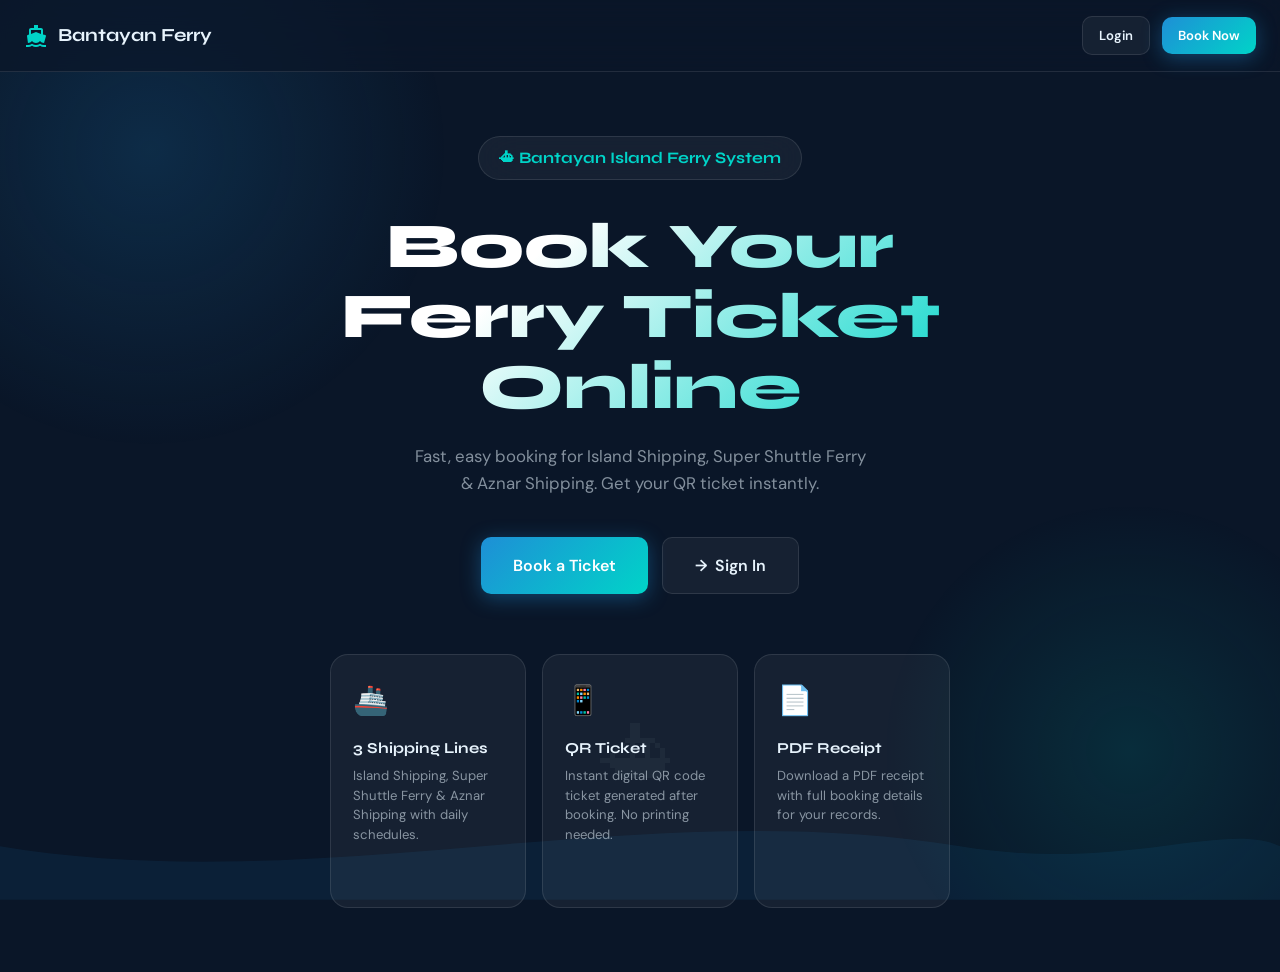
<file: index.html>
<!DOCTYPE html>
<html lang="en">
<head>
  <meta charset="UTF-8">
  <meta name="viewport" content="width=device-width, initial-scale=1.0">
  <title>Bantayan Ferry — Booking & Scheduling</title>
  <link rel="stylesheet" href="css/main.css">
  <style>
    .hero {
      min-height: 100vh; display: flex; align-items: center; justify-content: center;
      padding: 24px; text-align: center; position: relative; z-index: 1;
    }
    .hero-inner { max-width: 620px; }
    .hero-logo {
      display: inline-flex; align-items: center; gap: 12px;
      font-family: var(--font-display); font-size: 1rem; font-weight: 700;
      background: var(--glass); border: 1px solid var(--glass-border);
      padding: 8px 20px; border-radius: 40px; margin-bottom: 32px;
      color: var(--teal); backdrop-filter: blur(20px);
      animation: slideDown 0.6s ease forwards;
    }
    @keyframes slideDown { from{opacity:0;transform:translateY(-20px)} to{opacity:1;transform:none} }
    .hero h1 {
      font-family: var(--font-display); font-size: clamp(2.5rem, 7vw, 4rem);
      font-weight: 800; line-height: 1.1; margin-bottom: 20px;
      background: linear-gradient(135deg, #fff 30%, var(--teal) 100%);
      -webkit-background-clip: text; -webkit-text-fill-color: transparent;
      animation: slideUp 0.7s 0.1s cubic-bezier(0.4,0,0.2,1) both;
    }
    .hero p {
      font-size: 1.05rem; color: var(--text-dim); margin-bottom: 40px;
      max-width: 460px; margin-inline: auto;
      animation: slideUp 0.7s 0.2s cubic-bezier(0.4,0,0.2,1) both;
    }
    .hero-btns {
      display: flex; gap: 14px; justify-content: center; flex-wrap: wrap;
      animation: slideUp 0.7s 0.3s cubic-bezier(0.4,0,0.2,1) both;
    }
    .hero-btns .btn { padding: 15px 32px; font-size: 1rem; }
    .features {
      display: grid; grid-template-columns: repeat(3,1fr); gap: 16px;
      margin-top: 60px; text-align: left;
      animation: slideUp 0.7s 0.4s cubic-bezier(0.4,0,0.2,1) both;
    }
    .feature {
      background: var(--glass); border: 1px solid var(--glass-border);
      backdrop-filter: blur(20px); border-radius: var(--radius);
      padding: 22px; transition: var(--transition);
    }
    .feature:hover { transform: translateY(-4px); border-color: rgba(0,212,200,0.3); }
    .feature .icon { font-size: 1.8rem; margin-bottom: 12px; }
    .feature h3 { font-family: var(--font-display); font-size: 0.95rem; font-weight: 700; margin-bottom: 6px; }
    .feature p { font-size: 0.82rem; color: var(--text-dim); line-height: 1.5; }
    .wave-svg {
      position: fixed; bottom: 0; left: 0; width: 100%; z-index: 0;
      opacity: 0.07; pointer-events: none;
    }
    .ships-bg {
      position: fixed; bottom: 80px; left: 50%; transform: translateX(-50%);
      font-size: 5rem; opacity: 0.04; pointer-events: none; z-index: 0;
      animation: float 6s ease-in-out infinite;
    }
    @keyframes float { 0%,100%{transform:translateX(-50%) translateY(0)} 50%{transform:translateX(-50%) translateY(-20px)} }
    @media(max-width:768px) { .features{grid-template-columns:1fr 1fr} }
    @media(max-width:480px) { .features{grid-template-columns:1fr} .hero-btns .btn{flex:1;min-width:140px} }
  </style>
</head>
<body>
<div class="bg-orbs"></div>
<div class="ships-bg">⛴</div>

<nav class="navbar">
  <div class="nav-brand">
    <svg width="24" height="24" viewBox="0 0 24 24" fill="currentColor"><path d="M20 21c-1.39 0-2.78-.47-4-1.32-2.44 1.71-5.56 1.71-8 0C6.78 20.53 5.39 21 4 21H2v2h2c1.39 0 2.78-.47 4-1.32 2.44 1.71 5.56 1.71 8 0 1.22.85 2.61 1.32 4 1.32h2v-2h-2zM3.95 19H4c1.6 0 3.02-.88 4-2 .98 1.12 2.4 2 4 2s3.02-.88 4-2c.98 1.12 2.4 2 4 2h.05l1.89-6.68c.08-.26.06-.54-.06-.79s-.34-.44-.6-.52L19 10.62V6c0-1.1-.9-2-2-2h-3V1H10v3H7c-1.1 0-2 .9-2 2v4.62l-1.29.38c-.26.08-.48.27-.6.52s-.15.53-.06.79L3.95 19zM7 6h10v3.97L12 8 7 9.97V6z"/></svg>
    Bantayan Ferry
  </div>
  <div class="nav-actions">
    <a href="login.html" class="btn btn-ghost btn-sm">Login</a>
    <a href="register.html" class="btn btn-primary btn-sm">Book Now</a>
  </div>
</nav>

<main class="hero">
  <div class="hero-inner">
    <div class="hero-logo">
      ⛴ Bantayan Island Ferry System
    </div>
    <h1>Book Your Ferry Ticket Online</h1>
    <p>Fast, easy booking for Island Shipping, Super Shuttle Ferry & Aznar Shipping. Get your QR ticket instantly.</p>
    <div class="hero-btns">
      <a href="register.html" class="btn btn-primary">
       Book a Ticket
      </a>
      <a href="login.html" class="btn btn-ghost">
        <span>→</span> Sign In
      </a>
    </div>

    <div class="features">
      <div class="feature">
        <div class="icon">🚢</div>
        <h3>3 Shipping Lines</h3>
        <p>Island Shipping, Super Shuttle Ferry & Aznar Shipping with daily schedules.</p>
      </div>
      <div class="feature">
        <div class="icon">📱</div>
        <h3>QR Ticket</h3>
        <p>Instant digital QR code ticket generated after booking. No printing needed.</p>
      </div>
      <div class="feature">
        <div class="icon">📄</div>
        <h3>PDF Receipt</h3>
        <p>Download a PDF receipt with full booking details for your records.</p>
      </div>
    </div>
  </div>
</main>

<svg class="wave-svg" viewBox="0 0 1440 120" preserveAspectRatio="none">
  <path fill="#22aafa" d="M0,60 C360,120 720,0 1080,60 C1260,90 1380,30 1440,60 L1440,120 L0,120 Z"/>
</svg>
</body>
</html>
</file>
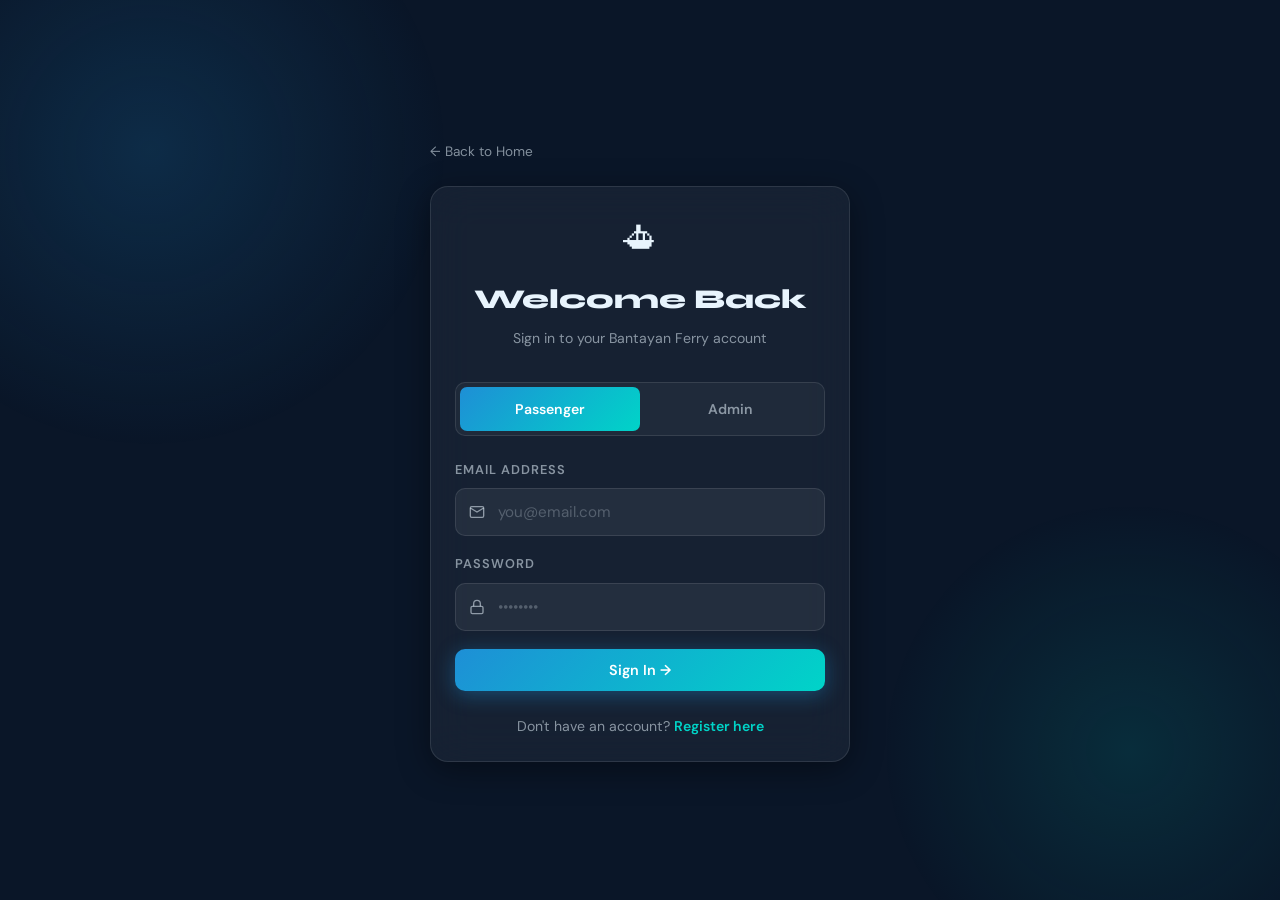
<file: login.html>
<!DOCTYPE html>
<html lang="en">
<head>
  <meta charset="UTF-8">
  <meta name="viewport" content="width=device-width, initial-scale=1.0">
  <title>Login — Bantayan Ferry</title>
  <link rel="stylesheet" href="css/main.css">
  <style>
    .auth-page { min-height:100vh; display:flex; align-items:center; justify-content:center; padding:24px; position:relative; z-index:1; }
    .auth-card { width:100%; max-width:420px; }
    .auth-header { text-align:center; margin-bottom:32px; }
    .auth-header .logo { font-size:2.2rem; margin-bottom:10px; display:block; }
    .auth-header h1 { font-family:var(--font-display); font-size:1.7rem; font-weight:800; margin-bottom:6px; }
    .auth-header p { font-size:0.88rem; color:var(--text-dim); }
    .auth-footer { text-align:center; margin-top:24px; font-size:0.88rem; color:var(--text-dim); }
    .auth-footer a { color:var(--teal); text-decoration:none; font-weight:600; }
    .auth-footer a:hover { text-decoration:underline; }
    .tab-switch { display:flex; background:rgba(255,255,255,0.04); border-radius:10px; padding:4px; margin-bottom:24px; border:1px solid var(--glass-border); }
    .tab-switch button { flex:1; padding:9px; border-radius:7px; background:none; border:none; color:var(--text-dim); font-family:var(--font-body); font-size:0.88rem; font-weight:600; cursor:pointer; transition:var(--transition); min-height:44px; }
    .tab-switch button.active { background:linear-gradient(135deg,var(--wave-2),var(--teal)); color:#fff; }
    .divider-text { display:flex; align-items:center; gap:12px; margin:20px 0; }
    .divider-text span { font-size:0.78rem; color:var(--text-faint); white-space:nowrap; }
    .divider-text::before,.divider-text::after { content:''; flex:1; height:1px; background:var(--glass-border); }
    .back-link { display:inline-flex; align-items:center; gap:6px; font-size:0.85rem; color:var(--text-dim); text-decoration:none; margin-bottom:24px; transition:var(--transition); }
    .back-link:hover { color:var(--teal); }
    /* Prevent iOS auto-zoom on form inputs */
    @media (max-width: 768px) { input, select, textarea { font-size: 16px !important; } }
  </style>
</head>
<body>
<div class="bg-orbs"></div>

<div class="auth-page">
  <div class="auth-card slide-up">
    <a href="index.html" class="back-link">← Back to Home</a>
    <div class="card">
      <div class="auth-header">
        <span class="logo">⛴</span>
        <h1>Welcome Back</h1>
        <p>Sign in to your Bantayan Ferry account</p>
      </div>

      <div class="tab-switch">
        <button id="tab-user" class="active" onclick="switchTab('user')">Passenger</button>
        <button id="tab-admin" onclick="switchTab('admin')">Admin</button>
      </div>

      <div id="alert-box"></div>

      <!-- User Login -->
      <div id="form-user">
        <div class="form-group">
          <label class="form-label">Email Address</label>
          <div class="input-wrap">
            <svg class="icon" width="16" height="16" viewBox="0 0 24 24" fill="none" stroke="currentColor" stroke-width="2"><path d="M4 4h16c1.1 0 2 .9 2 2v12c0 1.1-.9 2-2 2H4c-1.1 0-2-.9-2-2V6c0-1.1.9-2 2-2z"/><polyline points="22,6 12,12 2,6"/></svg>
            <input type="email" id="user-email" class="form-control" placeholder="you@email.com" autocomplete="email">
          </div>
        </div>
        <div class="form-group">
          <label class="form-label">Password</label>
          <div class="input-wrap">
            <svg class="icon" width="16" height="16" viewBox="0 0 24 24" fill="none" stroke="currentColor" stroke-width="2"><rect x="3" y="11" width="18" height="11" rx="2" ry="2"/><path d="M7 11V7a5 5 0 0 1 10 0v4"/></svg>
            <input type="password" id="user-password" class="form-control" placeholder="••••••••" autocomplete="current-password">
          </div>
        </div>
        <button class="btn btn-primary btn-full" id="btn-login" onclick="loginUser()">
          Sign In →
        </button>
      </div>

      <!-- Admin Login -->
      <div id="form-admin" style="display:none;">
        <div class="form-group">
          <label class="form-label">Username</label>
          <div class="input-wrap">
            <svg class="icon" width="16" height="16" viewBox="0 0 24 24" fill="none" stroke="currentColor" stroke-width="2"><path d="M20 21v-2a4 4 0 0 0-4-4H8a4 4 0 0 0-4 4v2"/><circle cx="12" cy="7" r="4"/></svg>
            <input type="text" id="admin-username" class="form-control" placeholder="admin" autocomplete="username">
          </div>
        </div>
        <div class="form-group">
          <label class="form-label">Password</label>
          <div class="input-wrap">
            <svg class="icon" width="16" height="16" viewBox="0 0 24 24" fill="none" stroke="currentColor" stroke-width="2"><rect x="3" y="11" width="18" height="11" rx="2" ry="2"/><path d="M7 11V7a5 5 0 0 1 10 0v4"/></svg>
            <input type="password" id="admin-password" class="form-control" placeholder="••••••••" autocomplete="current-password">
          </div>
        </div>
        <button class="btn btn-primary btn-full" id="btn-admin-login" onclick="loginAdmin()">
          Admin Sign In →
        </button>
      </div>

      <div class="auth-footer">
        Don't have an account? <a href="register.html">Register here</a>
      </div>
    </div>
  </div>
</div>

<script src="js/utils.js"></script>
<script>
  // Redirect if already logged in
  if (Session.isLoggedIn()) location.href = 'dashboard.html';
  if (Session.isAdmin()) location.href = 'admin.html';

  function switchTab(tab) {
    document.getElementById('tab-user').classList.toggle('active', tab === 'user');
    document.getElementById('tab-admin').classList.toggle('active', tab === 'admin');
    document.getElementById('form-user').style.display  = tab === 'user'  ? 'block' : 'none';
    document.getElementById('form-admin').style.display = tab === 'admin' ? 'block' : 'none';
    document.getElementById('alert-box').innerHTML = '';
  }

  function showAlert(msg, type = 'error') {
    document.getElementById('alert-box').innerHTML = `<div class="alert alert-${type}">${msg}</div>`;
  }

  async function loginUser() {
    const email    = document.getElementById('user-email').value.trim();
    const password = document.getElementById('user-password').value;
    if (!email || !password) return showAlert('Please fill in all fields.');
    const btn = document.getElementById('btn-login');
    btn.disabled = true; btn.textContent = 'Signing in…';
    try {
      const res = await API.post('auth.php', { action: 'login' }, { email, password });
      if (res.success) {
        Session.setUser(res.user);
        toast('Welcome back, ' + res.user.name + '!', 'success');
        setTimeout(() => location.href = 'dashboard.html', 500);
      } else {
        showAlert(res.message || 'Login failed.');
        btn.disabled = false; btn.textContent = 'Sign In →';
      }
    } catch (e) {
      showAlert('Connection error. Make sure the backend is running.', 'error');
      btn.disabled = false; btn.textContent = 'Sign In →';
    }
  }

  async function loginAdmin() {
    const username = document.getElementById('admin-username').value.trim();
    const password = document.getElementById('admin-password').value;
    if (!username || !password) return showAlert('Please fill in all fields.');
    const btn = document.getElementById('btn-admin-login');
    btn.disabled = true; btn.textContent = 'Signing in…';
    try {
      const res = await API.post('auth.php', { action: 'admin_login' }, { username, password });
      if (res.success) {
        Session.setAdmin(res.admin);
        toast('Welcome, ' + res.admin.username + '!', 'success');
        setTimeout(() => location.href = 'admin.html', 500);
      } else {
        showAlert(res.message || 'Login failed.');
        btn.disabled = false; btn.textContent = 'Admin Sign In →';
      }
    } catch (e) {
      showAlert('Connection error.', 'error');
      btn.disabled = false; btn.textContent = 'Admin Sign In →';
    }
  }

  // Enter key support
  document.addEventListener('keydown', (e) => {
    if (e.key !== 'Enter') return;
    if (document.getElementById('form-user').style.display !== 'none') loginUser();
    else loginAdmin();
  });
</script>
</body>
</html>
</file>
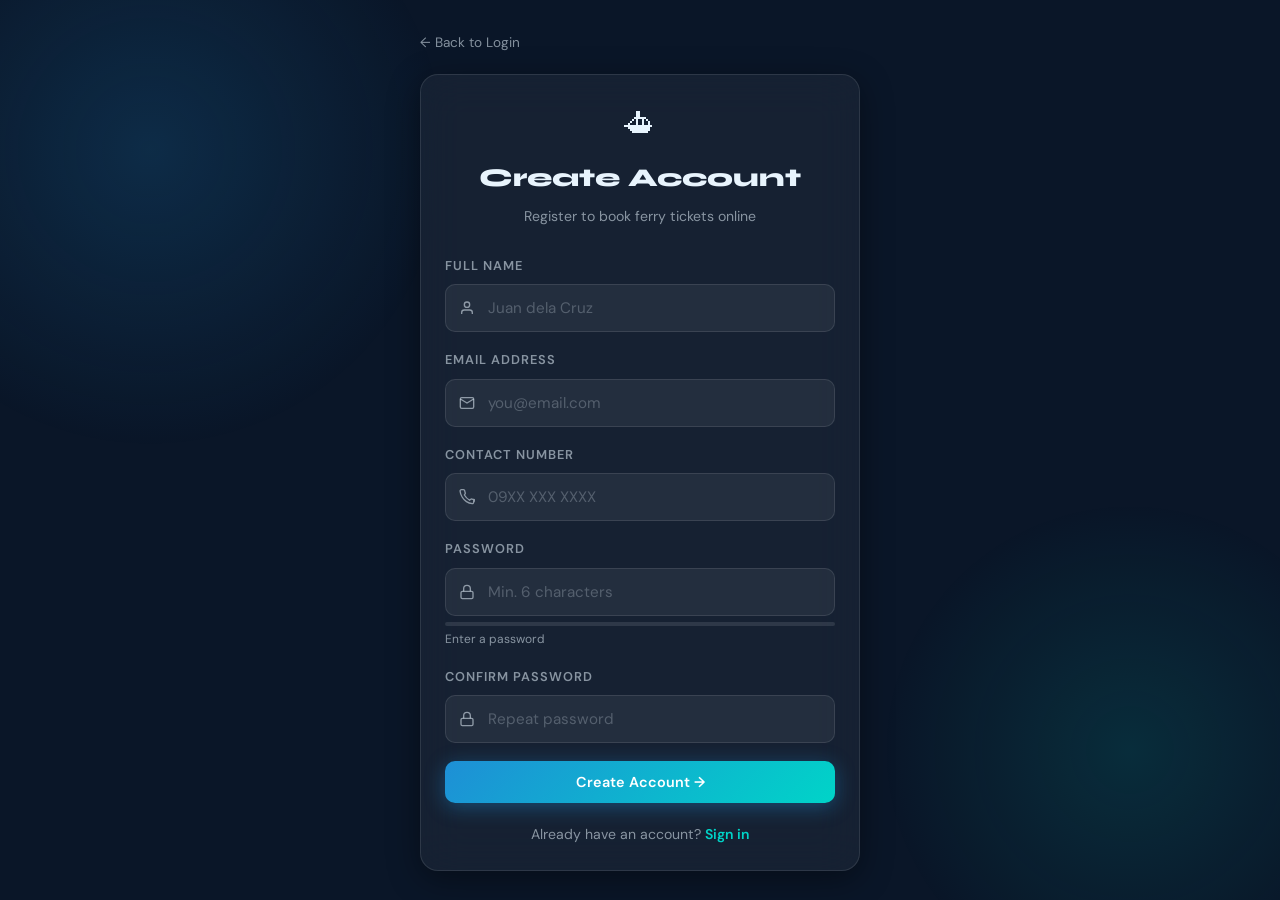
<file: register.html>
<!DOCTYPE html>
<html lang="en">
<head>
  <meta charset="UTF-8">
  <meta name="viewport" content="width=device-width, initial-scale=1.0">
  <title>Register — Bantayan Ferry</title>
  <link rel="stylesheet" href="css/main.css">
  <style>
    .auth-page { min-height:100vh; display:flex; align-items:center; justify-content:center; padding:24px; position:relative; z-index:1; }
    .auth-card { width:100%; max-width:440px; }
    .auth-header { text-align:center; margin-bottom:28px; }
    .auth-header .logo { font-size:2rem; margin-bottom:8px; display:block; }
    .auth-header h1 { font-family:var(--font-display); font-size:1.6rem; font-weight:800; margin-bottom:6px; }
    .auth-header p { font-size:0.88rem; color:var(--text-dim); }
    .auth-footer { text-align:center; margin-top:20px; font-size:0.88rem; color:var(--text-dim); }
    .auth-footer a { color:var(--teal); text-decoration:none; font-weight:600; }
    .back-link { display:inline-flex; align-items:center; gap:6px; font-size:0.85rem; color:var(--text-dim); text-decoration:none; margin-bottom:20px; transition:var(--transition); }
    .back-link:hover { color:var(--teal); }
    .password-strength { height:4px; border-radius:2px; margin-top:6px; transition:var(--transition); }
    .strength-hint { font-size:0.75rem; color:var(--text-dim); margin-top:4px; }
    /* Prevent iOS auto-zoom on form inputs */
    @media (max-width: 768px) { input, select, textarea { font-size: 16px !important; } }
  </style>
</head>
<body>
<div class="bg-orbs"></div>

<div class="auth-page">
  <div class="auth-card slide-up">
    <a href="login.html" class="back-link">← Back to Login</a>
    <div class="card">
      <div class="auth-header">
        <span class="logo">⛴</span>
        <h1>Create Account</h1>
        <p>Register to book ferry tickets online</p>
      </div>

      <div id="alert-box"></div>

      <div class="form-group">
        <label class="form-label">Full Name</label>
        <div class="input-wrap">
          <svg class="icon" width="16" height="16" viewBox="0 0 24 24" fill="none" stroke="currentColor" stroke-width="2"><path d="M20 21v-2a4 4 0 0 0-4-4H8a4 4 0 0 0-4 4v2"/><circle cx="12" cy="7" r="4"/></svg>
          <input type="text" id="name" class="form-control" placeholder="Juan dela Cruz" autocomplete="name">
        </div>
      </div>

      <div class="form-group">
        <label class="form-label">Email Address</label>
        <div class="input-wrap">
          <svg class="icon" width="16" height="16" viewBox="0 0 24 24" fill="none" stroke="currentColor" stroke-width="2"><path d="M4 4h16c1.1 0 2 .9 2 2v12c0 1.1-.9 2-2 2H4c-1.1 0-2-.9-2-2V6c0-1.1.9-2 2-2z"/><polyline points="22,6 12,12 2,6"/></svg>
          <input type="email" id="email" class="form-control" placeholder="you@email.com" autocomplete="email">
        </div>
      </div>

      <div class="form-group">
        <label class="form-label">Contact Number</label>
        <div class="input-wrap">
          <svg class="icon" width="16" height="16" viewBox="0 0 24 24" fill="none" stroke="currentColor" stroke-width="2"><path d="M22 16.92v3a2 2 0 0 1-2.18 2 19.79 19.79 0 0 1-8.63-3.07A19.5 19.5 0 0 1 4.69 12 19.79 19.79 0 0 1 1.65 3.18 2 2 0 0 1 3.62 1h3a2 2 0 0 1 2 1.72 12.84 12.84 0 0 0 .7 2.81 2 2 0 0 1-.45 2.11L8.09 9c1.91 3.28 4.63 5.99 7.9 7.9l1.35-1.35a2 2 0 0 1 2.11-.45c.9.35 1.84.58 2.81.7A2 2 0 0 1 24 18z"/></svg>
          <input type="tel" id="contact" class="form-control" placeholder="09XX XXX XXXX" autocomplete="tel">
        </div>
      </div>

      <div class="form-group">
        <label class="form-label">Password</label>
        <div class="input-wrap">
          <svg class="icon" width="16" height="16" viewBox="0 0 24 24" fill="none" stroke="currentColor" stroke-width="2"><rect x="3" y="11" width="18" height="11" rx="2" ry="2"/><path d="M7 11V7a5 5 0 0 1 10 0v4"/></svg>
          <input type="password" id="password" class="form-control" placeholder="Min. 6 characters" autocomplete="new-password" oninput="checkStrength(this.value)">
        </div>
        <div class="password-strength" id="strength-bar" style="background:var(--glass-border)"></div>
        <div class="strength-hint" id="strength-hint">Enter a password</div>
      </div>

      <div class="form-group">
        <label class="form-label">Confirm Password</label>
        <div class="input-wrap">
          <svg class="icon" width="16" height="16" viewBox="0 0 24 24" fill="none" stroke="currentColor" stroke-width="2"><rect x="3" y="11" width="18" height="11" rx="2" ry="2"/><path d="M7 11V7a5 5 0 0 1 10 0v4"/></svg>
          <input type="password" id="confirm-password" class="form-control" placeholder="Repeat password" autocomplete="new-password">
        </div>
      </div>

      <button class="btn btn-primary btn-full" id="btn-register" onclick="register()">
        Create Account →
      </button>

      <div class="auth-footer">
        Already have an account? <a href="login.html">Sign in</a>
      </div>
    </div>
  </div>
</div>

<script src="js/utils.js"></script>
<script>
  if (Session.isLoggedIn()) location.href = 'dashboard.html';

  function checkStrength(val) {
    const bar  = document.getElementById('strength-bar');
    const hint = document.getElementById('strength-hint');
    if (!val) { bar.style.width = '0'; hint.textContent = 'Enter a password'; return; }
    let score = 0;
    if (val.length >= 6)  score++;
    if (val.length >= 10) score++;
    if (/[A-Z]/.test(val)) score++;
    if (/[0-9]/.test(val)) score++;
    if (/[^A-Za-z0-9]/.test(val)) score++;
    const levels = [
      { pct: '20%', color: '#ff4d6d', label: 'Too short' },
      { pct: '40%', color: '#f0b429', label: 'Weak' },
      { pct: '60%', color: '#f0b429', label: 'Fair' },
      { pct: '80%', color: '#2dd4bf', label: 'Good' },
      { pct: '100%', color: '#2dd4bf', label: 'Strong' },
    ];
    const l = levels[Math.min(score, 4)];
    bar.style.width = l.pct; bar.style.background = l.color;
    hint.textContent = l.label; hint.style.color = l.color;
  }

  function showAlert(msg, type = 'error') {
    document.getElementById('alert-box').innerHTML = `<div class="alert alert-${type}">${msg}</div>`;
  }

  async function register() {
    const name     = document.getElementById('name').value.trim();
    const email    = document.getElementById('email').value.trim();
    const contact  = document.getElementById('contact').value.trim();
    const password = document.getElementById('password').value;
    const confirm  = document.getElementById('confirm-password').value;

    if (!name || !email || !password) return showAlert('Please fill in all required fields.');
    if (!email.match(/^[^\s@]+@[^\s@]+\.[^\s@]+$/)) return showAlert('Please enter a valid email.');
    if (password.length < 6) return showAlert('Password must be at least 6 characters.');
    if (password !== confirm) return showAlert('Passwords do not match.');

    const btn = document.getElementById('btn-register');
    btn.disabled = true; btn.textContent = 'Creating account…';
    try {
      const res = await API.post('auth.php', { action: 'register' }, { name, email, contact, password });
      if (res.success) {
        showAlert('Account created successfully! Redirecting to login…', 'success');
        setTimeout(() => location.href = 'login.html', 2000);
      } else {
        showAlert(res.message || 'Registration failed.');
        btn.disabled = false; btn.textContent = 'Create Account →';
      }
    } catch(e) {
      showAlert('Connection error. Make sure backend is running.');
      btn.disabled = false; btn.textContent = 'Create Account →';
    }
  }
</script>
</body>
</html>
</file>
<file: css/main.css>
/* ============================================
   BANTAYAN FERRY — Glass UI Design System
   ============================================ */

@import url('https://fonts.googleapis.com/css2?family=Syne:wght@400;500;600;700;800&family=DM+Sans:ital,opsz,wght@0,9..40,300;0,9..40,400;0,9..40,500;0,9..40,600;1,9..40,300&display=swap');

/* ── Variables ── */
:root {
  --ocean-1: #0a1628;
  --ocean-2: #0d1f3c;
  --ocean-3: #102448;
  --wave-1: #1a6fa8;
  --wave-2: #1e8fd6;
  --wave-3: #22aafa;
  --teal: #00d4c8;
  --teal-dim: rgba(0,212,200,0.15);
  --gold: #f0b429;
  --red: #ff4d6d;
  --green: #2dd4bf;
  --text: #e8f4fd;
  --text-dim: rgba(232,244,253,0.55);
  --text-faint: rgba(232,244,253,0.25);
  --glass: rgba(255,255,255,0.05);
  --glass-border: rgba(255,255,255,0.1);
  --glass-hover: rgba(255,255,255,0.09);
  --shadow: 0 8px 32px rgba(0,0,0,0.4);
  --shadow-sm: 0 4px 16px rgba(0,0,0,0.25);
  --radius: 18px;
  --radius-sm: 10px;
  --font-display: 'Syne', sans-serif;
  --font-body: 'DM Sans', sans-serif;
  --transition: all 0.3s cubic-bezier(0.4,0,0.2,1);
}

/* ── Reset ── */
*, *::before, *::after { box-sizing: border-box; margin: 0; padding: 0; }
html { scroll-behavior: smooth; -webkit-text-size-adjust: 100%; }

body {
  font-family: var(--font-body);
  background: var(--ocean-1);
  color: var(--text);
  min-height: 100vh;
  line-height: 1.6;
  overflow-x: hidden;
}

/* ── Background Orbs ── */
.bg-orbs {
  position: fixed; inset: 0; z-index: 0; pointer-events: none; overflow: hidden;
}
.bg-orbs::before {
  content: '';
  position: absolute;
  width: 600px; height: 600px;
  background: radial-gradient(circle, rgba(30,143,214,0.18) 0%, transparent 70%);
  top: -150px; left: -150px;
  animation: drift 20s ease-in-out infinite alternate;
}
.bg-orbs::after {
  content: '';
  position: absolute;
  width: 500px; height: 500px;
  background: radial-gradient(circle, rgba(0,212,200,0.12) 0%, transparent 70%);
  bottom: -100px; right: -100px;
  animation: drift 25s ease-in-out infinite alternate-reverse;
}
@keyframes drift {
  from { transform: translate(0,0) scale(1); }
  to   { transform: translate(60px,40px) scale(1.1); }
}

/* ── Wave Canvas ── */
.wave-bg {
  position: fixed; bottom: 0; left: 0; width: 100%; z-index: 0; pointer-events: none;
  opacity: 0.06;
}

/* ── Glass Card ── */
.glass {
  background: var(--glass);
  border: 1px solid var(--glass-border);
  backdrop-filter: blur(20px) saturate(180%);
  -webkit-backdrop-filter: blur(20px) saturate(180%);
  border-radius: var(--radius);
  box-shadow: var(--shadow);
}
.glass-sm {
  background: var(--glass);
  border: 1px solid var(--glass-border);
  backdrop-filter: blur(12px);
  -webkit-backdrop-filter: blur(12px);
  border-radius: var(--radius-sm);
}
.glass:hover { background: var(--glass-hover); }

/* ── Page Wrapper ── */
.page {
  position: relative; z-index: 1;
  min-height: 100vh;
  display: flex; flex-direction: column;
}

/* ── Navbar ── */
.navbar {
  display: flex; align-items: center; justify-content: space-between;
  padding: 16px 24px;
  background: rgba(10,22,40,0.7);
  backdrop-filter: blur(20px);
  border-bottom: 1px solid var(--glass-border);
  position: sticky; top: 0; z-index: 100;
}
.nav-brand {
  display: flex; align-items: center; gap: 10px;
  font-family: var(--font-display); font-size: 1.15rem; font-weight: 700;
  color: var(--text);
}
.nav-brand svg { color: var(--teal); }
.nav-actions { display: flex; align-items: center; gap: 12px; }
.nav-avatar {
  width: 38px; height: 38px; border-radius: 50%;
  background: linear-gradient(135deg, var(--wave-2), var(--teal));
  display: flex; align-items: center; justify-content: center;
  font-size: 0.85rem; font-weight: 600; cursor: pointer;
  transition: var(--transition);
}
.nav-avatar:hover { transform: scale(1.1); box-shadow: 0 0 20px rgba(0,212,200,0.4); }

/* ── Buttons ── */
.btn {
  display: inline-flex; align-items: center; gap: 8px;
  padding: 12px 24px; border-radius: var(--radius-sm);
  font-family: var(--font-body); font-size: 0.9rem; font-weight: 600;
  border: none; cursor: pointer;
  transition: var(--transition); text-decoration: none; white-space: nowrap;
}
.btn-primary {
  background: linear-gradient(135deg, var(--wave-2), var(--teal));
  color: #fff;
  box-shadow: 0 4px 20px rgba(30,143,214,0.4);
}
.btn-primary:hover { transform: translateY(-2px); box-shadow: 0 8px 28px rgba(0,212,200,0.45); }
.btn-ghost {
  background: var(--glass); border: 1px solid var(--glass-border); color: var(--text);
}
.btn-ghost:hover { background: var(--glass-hover); border-color: var(--teal); color: var(--teal); }
.btn-danger { background: rgba(255,77,109,0.15); border: 1px solid rgba(255,77,109,0.3); color: var(--red); }
.btn-danger:hover { background: rgba(255,77,109,0.25); }
.btn-sm { padding: 8px 16px; font-size: 0.82rem; }
.btn-full { width: 100%; justify-content: center; }
.btn:disabled { opacity: 0.5; cursor: not-allowed; transform: none !important; }

/* ── Form Fields ── */
.form-group { margin-bottom: 18px; }
.form-label {
  display: block; font-size: 0.8rem; font-weight: 600;
  color: var(--text-dim); text-transform: uppercase; letter-spacing: 0.08em;
  margin-bottom: 8px;
}
.form-control {
  width: 100%; padding: 13px 16px;
  background: rgba(255,255,255,0.06); border: 1px solid var(--glass-border);
  border-radius: var(--radius-sm); color: var(--text);
  font-family: var(--font-body); font-size: 0.95rem;
  transition: var(--transition); outline: none;
  -webkit-appearance: none; appearance: none;
}
.form-control:focus {
  border-color: var(--teal); background: rgba(0,212,200,0.06);
  box-shadow: 0 0 0 3px rgba(0,212,200,0.12);
}
.form-control::placeholder { color: var(--text-faint); }
select.form-control { background-image: url("data:image/svg+xml,%3Csvg xmlns='http://www.w3.org/2000/svg' width='12' height='12' viewBox='0 0 12 12'%3E%3Cpath fill='%2322aafa' d='M6 8L1 3h10z'/%3E%3C/svg%3E"); background-repeat: no-repeat; background-position: right 14px center; padding-right: 36px; }
select.form-control option { background: var(--ocean-2); color: var(--text); }

/* ── Input Icon Wrap ── */
.input-wrap { position: relative; }
.input-wrap .icon { position: absolute; left: 14px; top: 50%; transform: translateY(-50%); color: var(--text-dim); pointer-events: none; }
.input-wrap .form-control { padding-left: 42px; }

/* ── Alert / Toast ── */
.alert {
  padding: 12px 16px; border-radius: var(--radius-sm);
  font-size: 0.9rem; display: flex; align-items: center; gap: 10px;
  margin-bottom: 16px; animation: slideDown 0.3s ease;
}
.alert-success { background: rgba(45,212,191,0.12); border: 1px solid rgba(45,212,191,0.3); color: var(--green); }
.alert-error   { background: rgba(255,77,109,0.12); border: 1px solid rgba(255,77,109,0.3); color: var(--red); }
.alert-info    { background: rgba(30,143,214,0.12); border: 1px solid rgba(30,143,214,0.3); color: var(--wave-3); }
@keyframes slideDown { from { opacity:0; transform:translateY(-10px); } to { opacity:1; transform:none; } }

/* ── Toast Notification ── */
.toast-container { position: fixed; top: 80px; right: 16px; z-index: 9999; display: flex; flex-direction: column; gap: 8px; }
.toast {
  padding: 14px 20px; border-radius: var(--radius-sm); font-size: 0.88rem; font-weight: 500;
  backdrop-filter: blur(20px); border: 1px solid var(--glass-border); color: var(--text);
  box-shadow: var(--shadow); animation: toastIn 0.35s cubic-bezier(0.4,0,0.2,1);
  max-width: 280px;
}
.toast.success { background: rgba(45,212,191,0.2); border-color: rgba(45,212,191,0.4); }
.toast.error   { background: rgba(255,77,109,0.2); border-color: rgba(255,77,109,0.4); }
.toast.info    { background: rgba(30,143,214,0.2); border-color: rgba(30,143,214,0.4); }
@keyframes toastIn { from { opacity:0; transform:translateX(60px); } to { opacity:1; transform:none; } }

/* ── Cards ── */
.card {
  background: var(--glass); border: 1px solid var(--glass-border);
  backdrop-filter: blur(20px); border-radius: var(--radius);
  padding: 24px; box-shadow: var(--shadow);
}
.card-header {
  font-family: var(--font-display); font-size: 1.05rem; font-weight: 700;
  color: var(--text); margin-bottom: 20px;
  display: flex; align-items: center; gap: 10px;
}
.card-header .accent { color: var(--teal); }

/* ── Stats Card ── */
.stat-card {
  background: var(--glass); border: 1px solid var(--glass-border);
  backdrop-filter: blur(20px); border-radius: var(--radius);
  padding: 22px; transition: var(--transition); cursor: default;
}
.stat-card:hover { transform: translateY(-4px); box-shadow: 0 16px 40px rgba(0,0,0,0.4); border-color: rgba(0,212,200,0.25); }
.stat-card .stat-icon {
  width: 48px; height: 48px; border-radius: 12px;
  display: flex; align-items: center; justify-content: center;
  font-size: 1.4rem; margin-bottom: 14px;
}
.stat-card .stat-value {
  font-family: var(--font-display); font-size: 1.9rem; font-weight: 800;
  color: var(--text); line-height: 1;
}
.stat-card .stat-label { font-size: 0.8rem; color: var(--text-dim); margin-top: 6px; }
.stat-card .stat-trend { font-size: 0.78rem; color: var(--green); margin-top: 8px; display: flex; align-items: center; gap: 4px; }

/* ── Badge ── */
.badge {
  display: inline-flex; align-items: center; gap: 4px;
  padding: 3px 10px; border-radius: 20px; font-size: 0.75rem; font-weight: 600;
}
.badge-confirmed { background: rgba(45,212,191,0.15); color: var(--green); border: 1px solid rgba(45,212,191,0.3); }
.badge-cancelled { background: rgba(255,77,109,0.15); color: var(--red); border: 1px solid rgba(255,77,109,0.3); }
.badge-completed { background: rgba(30,143,214,0.15); color: var(--wave-3); border: 1px solid rgba(30,143,214,0.3); }
.badge-active    { background: rgba(45,212,191,0.15); color: var(--green); border: 1px solid rgba(45,212,191,0.3); }
.badge-inactive  { background: rgba(255,255,255,0.05); color: var(--text-dim); border: 1px solid var(--glass-border); }

/* ── Table ── */
.table-wrap { overflow-x: auto; border-radius: var(--radius-sm); }
table { width: 100%; border-collapse: collapse; font-size: 0.88rem; }
thead th {
  padding: 12px 16px; text-align: left;
  font-size: 0.75rem; font-weight: 600; text-transform: uppercase; letter-spacing: 0.07em;
  color: var(--text-dim); background: rgba(255,255,255,0.03);
  border-bottom: 1px solid var(--glass-border);
}
tbody tr { border-bottom: 1px solid rgba(255,255,255,0.04); transition: var(--transition); }
tbody tr:last-child { border-bottom: none; }
tbody tr:hover { background: rgba(255,255,255,0.03); }
tbody td { padding: 13px 16px; color: var(--text); vertical-align: middle; }

/* ── Modal ── */
.modal-overlay {
  position: fixed; inset: 0; z-index: 1000;
  background: rgba(10,22,40,0.85);
  backdrop-filter: blur(8px);
  display: flex; align-items: center; justify-content: center;
  padding: 16px;
  animation: fadeIn 0.25s ease;
}
@keyframes fadeIn { from{opacity:0} to{opacity:1} }
.modal {
  background: var(--ocean-2); border: 1px solid var(--glass-border);
  border-radius: var(--radius); padding: 28px; width: 100%; max-width: 480px;
  box-shadow: 0 24px 64px rgba(0,0,0,0.6);
  animation: modalUp 0.3s cubic-bezier(0.4,0,0.2,1);
  max-height: 90vh; overflow-y: auto;
}
@keyframes modalUp { from{opacity:0;transform:translateY(24px)} to{opacity:1;transform:none} }
.modal-header {
  font-family: var(--font-display); font-size: 1.2rem; font-weight: 700;
  margin-bottom: 22px; display: flex; align-items: center; justify-content: space-between;
}
.modal-close {
  width: 32px; height: 32px; border-radius: 50%;
  background: var(--glass); border: 1px solid var(--glass-border);
  color: var(--text-dim); cursor: pointer; display: flex; align-items: center; justify-content: center;
  transition: var(--transition);
}
.modal-close:hover { color: var(--red); border-color: rgba(255,77,109,0.3); }

/* ── Booking Step Indicator ── */
.steps {
  display: flex; align-items: center; gap: 4px; margin-bottom: 28px;
}
.step {
  flex: 1; display: flex; flex-direction: column; align-items: center; gap: 6px;
  position: relative;
}
.step::after {
  content: ''; position: absolute; top: 16px; left: 60%; width: 80%; height: 2px;
  background: var(--glass-border); z-index: 0;
}
.step:last-child::after { display: none; }
.step-dot {
  width: 32px; height: 32px; border-radius: 50%; border: 2px solid var(--glass-border);
  display: flex; align-items: center; justify-content: center;
  font-size: 0.75rem; font-weight: 700; color: var(--text-dim);
  background: var(--ocean-2); z-index: 1; transition: var(--transition);
}
.step.active .step-dot   { border-color: var(--teal); background: var(--teal-dim); color: var(--teal); }
.step.done .step-dot     { background: var(--teal); border-color: var(--teal); color: var(--ocean-1); }
.step-label { font-size: 0.68rem; color: var(--text-faint); text-align: center; }
.step.active .step-label { color: var(--teal); font-weight: 600; }

/* ── Shipping Line Selector Cards ── */
.line-cards { display: grid; grid-template-columns: 1fr 1fr; gap: 12px; }
.line-card {
  padding: 16px; border-radius: var(--radius-sm);
  border: 2px solid var(--glass-border); background: var(--glass);
  cursor: pointer; transition: var(--transition); text-align: center;
}
.line-card:hover { border-color: rgba(0,212,200,0.4); background: var(--teal-dim); }
.line-card.selected { border-color: var(--teal); background: var(--teal-dim); }
.line-card .line-icon { font-size: 1.8rem; margin-bottom: 8px; }
.line-card .line-name { font-size: 0.8rem; font-weight: 600; color: var(--text); }
.line-card .line-route { font-size: 0.7rem; color: var(--text-dim); margin-top: 2px; }

/* ── Price Summary ── */
.price-summary {
  background: linear-gradient(135deg, rgba(0,212,200,0.08), rgba(30,143,214,0.08));
  border: 1px solid rgba(0,212,200,0.2); border-radius: var(--radius-sm);
  padding: 18px;
}
.price-row { display: flex; justify-content: space-between; align-items: center; padding: 6px 0; font-size: 0.9rem; }
.price-row.total { border-top: 1px solid rgba(0,212,200,0.2); margin-top: 8px; padding-top: 12px; }
.price-row.total .label { font-weight: 700; font-size: 1rem; }
.price-row.total .value { font-family: var(--font-display); font-size: 1.4rem; font-weight: 800; color: var(--teal); }

/* ── QR Ticket ── */
.ticket {
  background: linear-gradient(160deg, var(--ocean-2) 0%, rgba(26,111,168,0.2) 100%);
  border: 1px solid rgba(0,212,200,0.3); border-radius: var(--radius);
  overflow: hidden; position: relative;
}
.ticket::before {
  content: ''; position: absolute;
  width: 30px; height: 30px; border-radius: 50%;
  background: var(--ocean-1); border: 1px solid rgba(0,212,200,0.3);
  top: 50%; left: -15px; transform: translateY(-50%);
}
.ticket::after {
  content: ''; position: absolute;
  width: 30px; height: 30px; border-radius: 50%;
  background: var(--ocean-1); border: 1px solid rgba(0,212,200,0.3);
  top: 50%; right: -15px; transform: translateY(-50%);
}
.ticket-header { padding: 20px 24px 16px; border-bottom: 2px dashed rgba(0,212,200,0.2); }
.ticket-body { padding: 20px 24px; display: flex; align-items: center; gap: 20px; }
.ticket-qr { flex-shrink: 0; }
.ticket-info { flex: 1; }
.ticket-info .field { margin-bottom: 10px; }
.ticket-info .field .key { font-size: 0.7rem; text-transform: uppercase; letter-spacing: 0.07em; color: var(--text-dim); }
.ticket-info .field .val { font-size: 0.9rem; font-weight: 600; color: var(--text); }
.ticket-ref { font-family: var(--font-display); font-size: 1.3rem; font-weight: 800; color: var(--teal); letter-spacing: 0.05em; }

/* ── Sidebar ── */
.layout { display: flex; min-height: 100vh; }
.sidebar {
  width: 240px; min-width: 240px;
  background: rgba(10,22,40,0.95); border-right: 1px solid var(--glass-border);
  padding: 24px 0; display: flex; flex-direction: column;
  position: fixed; top: 0; left: 0; height: 100vh; z-index: 50;
  backdrop-filter: blur(20px); transition: var(--transition);
}
.sidebar-brand {
  padding: 0 20px 24px; border-bottom: 1px solid var(--glass-border);
  font-family: var(--font-display); font-size: 1rem; font-weight: 800;
  color: var(--text); display: flex; align-items: center; gap: 10px;
}
.sidebar-brand .logo { color: var(--teal); }
.sidebar-nav { flex: 1; padding: 16px 0; overflow-y: auto; }
.nav-item {
  display: flex; align-items: center; gap: 12px;
  padding: 11px 20px; color: var(--text-dim); font-size: 0.88rem; font-weight: 500;
  cursor: pointer; transition: var(--transition); user-select: none;
  border-left: 3px solid transparent; text-decoration: none;
}
.nav-item:hover { color: var(--text); background: rgba(255,255,255,0.04); }
.nav-item.active { color: var(--teal); background: var(--teal-dim); border-left-color: var(--teal); }
.nav-item svg { flex-shrink: 0; }
.nav-section { padding: 12px 20px 4px; font-size: 0.68rem; font-weight: 700; text-transform: uppercase; letter-spacing: 0.1em; color: var(--text-faint); }
.sidebar-footer { padding: 16px 20px; border-top: 1px solid var(--glass-border); }
.main-content { margin-left: 240px; flex: 1; padding: 28px; max-width: 100%; }

/* ── Section Title ── */
.section-title { font-family: var(--font-display); font-size: 1.5rem; font-weight: 800; margin-bottom: 6px; }
.section-sub { font-size: 0.88rem; color: var(--text-dim); margin-bottom: 24px; }

/* ── Loader ── */
.loader {
  width: 40px; height: 40px; border-radius: 50%;
  border: 3px solid var(--glass-border); border-top-color: var(--teal);
  animation: spin 0.8s linear infinite; margin: 40px auto;
}
@keyframes spin { to { transform: rotate(360deg); } }
.loading-overlay {
  position: fixed; inset: 0; z-index: 9999;
  background: rgba(10,22,40,0.8); backdrop-filter: blur(8px);
  display: flex; align-items: center; justify-content: center; flex-direction: column; gap: 16px;
}
.loading-overlay p { color: var(--text-dim); font-size: 0.9rem; }

/* ── Empty State ── */
.empty {
  text-align: center; padding: 60px 20px; color: var(--text-dim);
}
.empty .icon { font-size: 3rem; margin-bottom: 12px; opacity: 0.4; }
.empty p { font-size: 0.9rem; }

/* ── Animations ── */
.fade-in { animation: fadeIn 0.5s ease forwards; }
.slide-up { animation: slideUp 0.5s cubic-bezier(0.4,0,0.2,1) forwards; }
@keyframes slideUp { from{opacity:0;transform:translateY(20px)} to{opacity:1;transform:none} }

.stagger-1 { animation-delay: 0.05s; opacity: 0; }
.stagger-2 { animation-delay: 0.1s;  opacity: 0; }
.stagger-3 { animation-delay: 0.15s; opacity: 0; }
.stagger-4 { animation-delay: 0.2s;  opacity: 0; }

/* ── Divider ── */
.divider { height: 1px; background: var(--glass-border); margin: 20px 0; }

/* ── Grid Helpers ── */
.grid-2 { display: grid; grid-template-columns: 1fr 1fr; gap: 16px; }
.grid-3 { display: grid; grid-template-columns: 1fr 1fr 1fr; gap: 16px; }
.grid-4 { display: grid; grid-template-columns: repeat(4,1fr); gap: 16px; }
.flex-between { display: flex; align-items: center; justify-content: space-between; }
.flex-center  { display: flex; align-items: center; justify-content: center; }
.flex-gap     { display: flex; align-items: center; gap: 12px; }
.flex-wrap    { flex-wrap: wrap; }

/* ── Scrollbar ── */
::-webkit-scrollbar { width: 5px; height: 5px; }
::-webkit-scrollbar-track { background: transparent; }
::-webkit-scrollbar-thumb { background: var(--glass-border); border-radius: 10px; }
::-webkit-scrollbar-thumb:hover { background: var(--wave-1); }

/* ── Responsive Mobile ── */
@media (max-width: 768px) {
  .sidebar { display: none !important; }
  .main-content { margin-left: 0 !important; padding: 16px; padding-bottom: 80px !important; padding-top: 72px !important; }
  .grid-4, .grid-3 { grid-template-columns: 1fr 1fr; }
  .grid-2 { grid-template-columns: 1fr; }
  .line-cards { grid-template-columns: 1fr; }
  .ticket-body { flex-direction: column; text-align: center; }
  .modal { padding: 20px; }
  .btn { padding: 11px 18px; }
  .section-title { font-size: 1.2rem; }
  .navbar { display: none; }
}
@media (max-width: 480px) {
  .grid-4, .grid-3, .grid-2 { grid-template-columns: 1fr; }
  .modal-overlay { align-items: flex-end; }
  .modal {
    border-radius: var(--radius) var(--radius) 0 0 !important;
    max-height: 90vh;
    overflow-y: auto;
    width: 100% !important;
    max-width: 100% !important;
  }
}

/* ── Hamburger (desktop only, hidden on mobile) ── */
.hamburger { display: none; }

/* ── Sidebar overlay ── */
.sidebar-overlay { display: none; }

/* ══════════════════════════════════════════
   MOBILE TOP BAR (replaces navbar on mobile)
   ══════════════════════════════════════════ */
.mobile-topbar {
  display: none;
  position: fixed;
  top: 0; left: 0; right: 0;
  z-index: 60;
  height: 58px;
  background: rgba(10,22,40,0.97);
  border-bottom: 1px solid var(--glass-border);
  backdrop-filter: blur(20px);
  -webkit-backdrop-filter: blur(20px);
  align-items: center;
  padding: 0 18px;
  gap: 12px;
}
.mobile-topbar .topbar-brand {
  font-family: var(--font-display);
  font-size: 1rem;
  font-weight: 800;
  color: var(--teal);
  flex: 1;
  display: flex;
  align-items: center;
  gap: 8px;
}
.mobile-topbar .topbar-right {
  display: flex;
  align-items: center;
  gap: 10px;
}
.mobile-topbar .topbar-avatar {
  width: 34px; height: 34px; border-radius: 50%;
  background: linear-gradient(135deg, var(--wave-2), var(--teal));
  display: flex; align-items: center; justify-content: center;
  font-size: 0.8rem; font-weight: 600; cursor: pointer;
}
@media (max-width: 768px) {
  .mobile-topbar { display: flex; }
}

/* ══════════════════════════════════════════
   BOTTOM TAB BAR (mobile nav)
   ══════════════════════════════════════════ */
.bottom-tabbar {
  display: none;
  position: fixed;
  bottom: 0; left: 0; right: 0;
  z-index: 60;
  height: 64px;
  background: rgba(10,22,40,0.98);
  border-top: 1px solid var(--glass-border);
  backdrop-filter: blur(24px);
  -webkit-backdrop-filter: blur(24px);
  align-items: stretch;
}
.bottom-tabbar .tab-item {
  flex: 1;
  display: flex;
  flex-direction: column;
  align-items: center;
  justify-content: center;
  gap: 3px;
  cursor: pointer;
  color: var(--text-faint);
  font-size: 0.58rem;
  font-weight: 600;
  text-transform: uppercase;
  letter-spacing: 0.04em;
  transition: color 0.2s, background 0.2s;
  border: none;
  background: none;
  padding: 0 4px;
  position: relative;
  -webkit-tap-highlight-color: transparent;
}
.bottom-tabbar .tab-item::before {
  content: '';
  position: absolute;
  top: 0; left: 20%; right: 20%;
  height: 2px;
  background: var(--teal);
  border-radius: 0 0 4px 4px;
  opacity: 0;
  transition: opacity 0.2s;
}
.bottom-tabbar .tab-item.active { color: var(--teal); }
.bottom-tabbar .tab-item.active::before { opacity: 1; }
.bottom-tabbar .tab-item svg { flex-shrink: 0; }
@media (max-width: 768px) {
  .bottom-tabbar { display: flex; }
}

/* ── Desktop: hide mobile elements ── */
@media (min-width: 769px) {
  .mobile-topbar { display: none !important; }
  .bottom-tabbar { display: none !important; }
}

/* ── Tab Nav ── */
.tab-nav { display: flex; gap: 4px; border-bottom: 1px solid var(--glass-border); margin-bottom: 20px; overflow-x: auto; }
.tab-btn {
  padding: 10px 18px; font-size: 0.86rem; font-weight: 600; cursor: pointer;
  color: var(--text-dim); background: none; border: none; border-bottom: 2px solid transparent;
  transition: var(--transition); white-space: nowrap;
}
.tab-btn:hover { color: var(--text); }
.tab-btn.active { color: var(--teal); border-bottom-color: var(--teal); }

/* ── Search bar ── */
.search-bar { position: relative; }
.search-bar input { padding-left: 40px; }
.search-bar .icon { position: absolute; left: 12px; top: 50%; transform: translateY(-50%); color: var(--text-dim); pointer-events: none; }

/* ── Floating label / pulse ── */
@keyframes pulse { 0%,100%{box-shadow:0 0 0 0 rgba(0,212,200,0.4)} 50%{box-shadow:0 0 0 10px rgba(0,212,200,0)} }
.pulse { animation: pulse 2s infinite; }

/* ══════════════════════════════════════════
   MOBILE-FIRST TOUCH IMPROVEMENTS
   ══════════════════════════════════════════ */

/* Better touch targets */
@media (max-width: 768px) {
  .btn { min-height: 44px; }
  .form-control { min-height: 48px; font-size: 16px !important; /* prevent iOS zoom */ }
  select.form-control { font-size: 16px !important; }
  .nav-item { min-height: 48px; }
  .schedule-option { padding: 16px; }

  /* Cards stack better on small screens */
  .card { border-radius: 14px; }
  .steps { gap: 4px; }
  .step-label { font-size: 0.62rem; }

  /* Full-width modals slide up from bottom */
  .modal-overlay { align-items: flex-end; }
  .modal {
    border-radius: var(--radius) var(--radius) 0 0 !important;
    max-height: 92vh;
    overflow-y: auto;
    width: 100% !important;
    max-width: 100% !important;
    padding-bottom: calc(16px + env(safe-area-inset-bottom));
  }

  /* Table horizontal scroll with touch */
  .table-wrap { -webkit-overflow-scrolling: touch; overflow-x: auto; }
  .table-wrap table { min-width: 480px; }

  /* Page header less cramped */
  .section-title { font-size: 1.25rem; }
  .section-sub { margin-bottom: 16px; }

  /* Booking step panel full width */
  .booking-panel { max-width: 100%; }
  .ptype-grid, .class-grid { grid-template-columns: 1fr 1fr; }

  /* Ticket body stacks */
  .ticket-body { gap: 16px; }
  .ticket { border-radius: 14px; }

  /* Toast anchored above tabbar */
  .toast-container { bottom: 76px; top: auto; right: 12px; left: 12px; }
  .toast { max-width: 100%; }
}

/* Safe area insets for notched/gesture phones */
@supports (padding-bottom: env(safe-area-inset-bottom)) {
  .bottom-tabbar {
    height: calc(64px + env(safe-area-inset-bottom));
    padding-bottom: env(safe-area-inset-bottom);
  }
  @media (max-width: 768px) {
    .main-content { padding-bottom: calc(80px + env(safe-area-inset-bottom)) !important; }
  }
}
</file>
